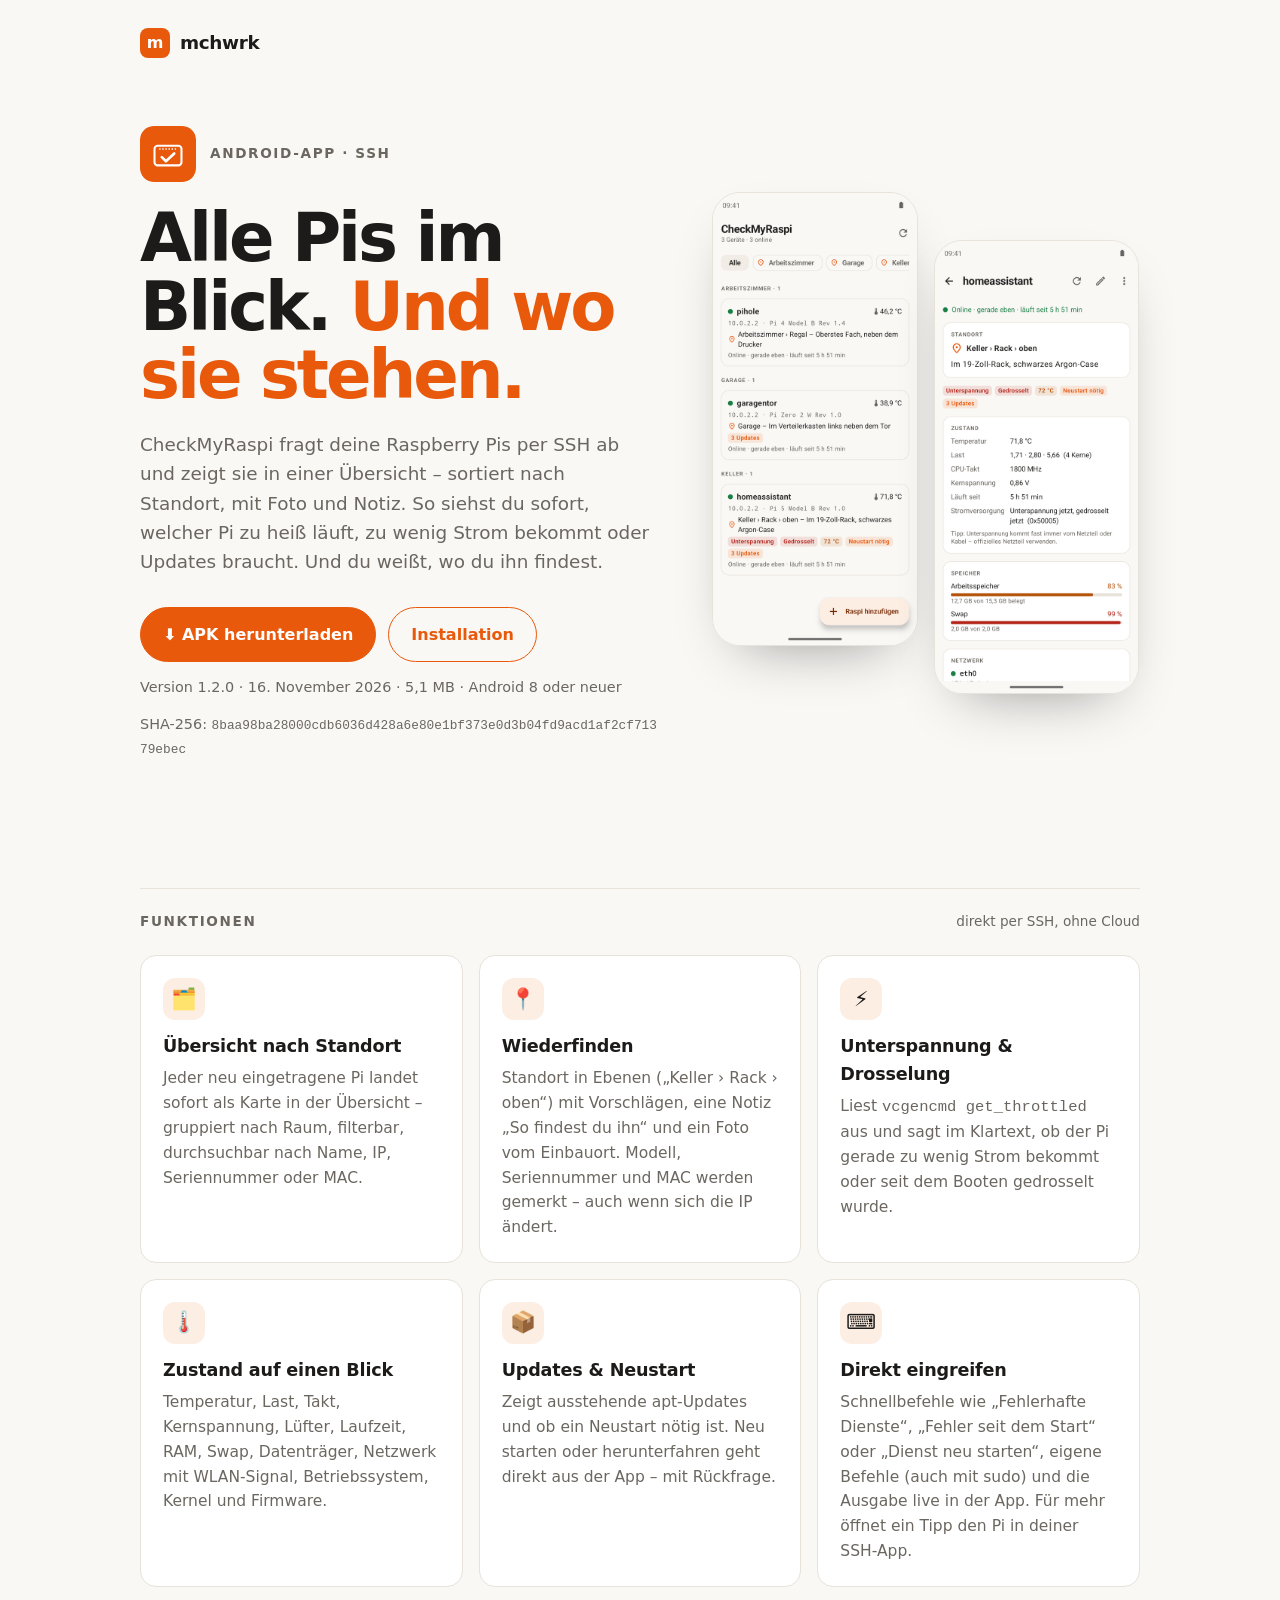
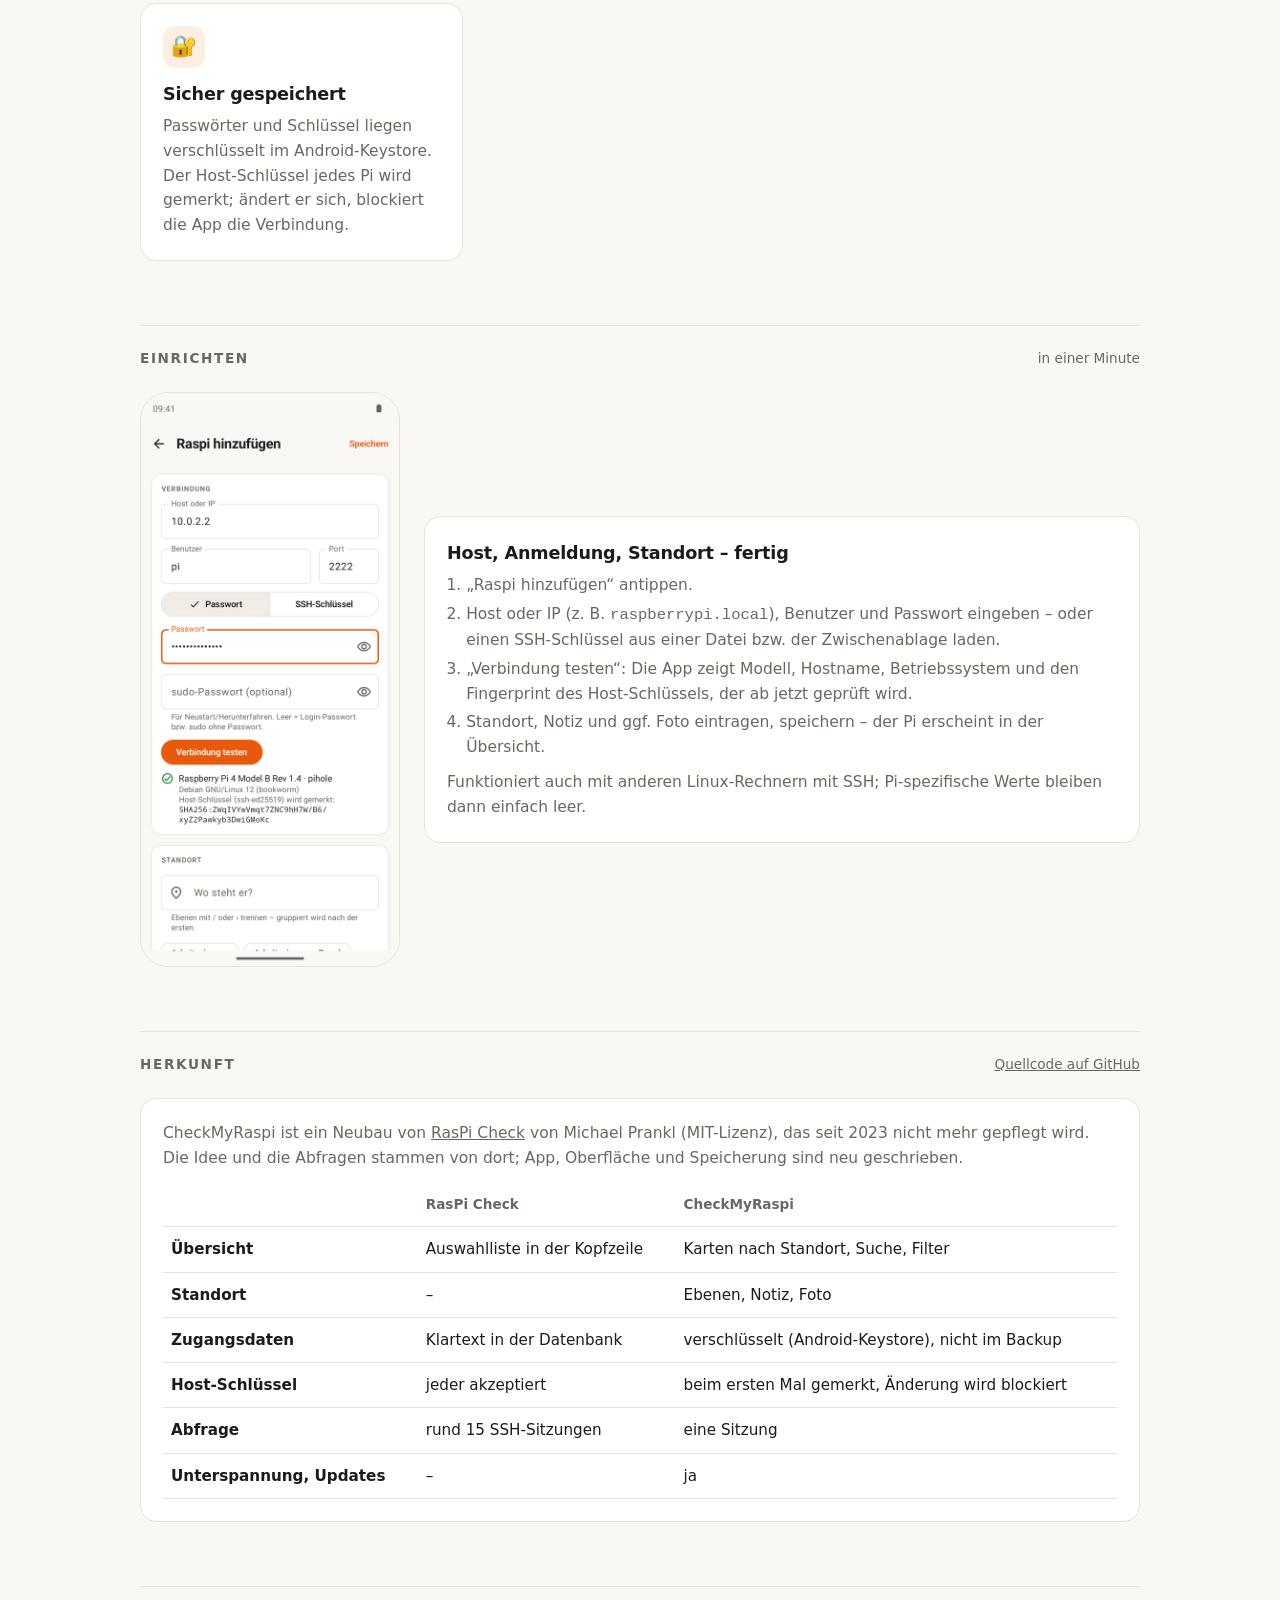
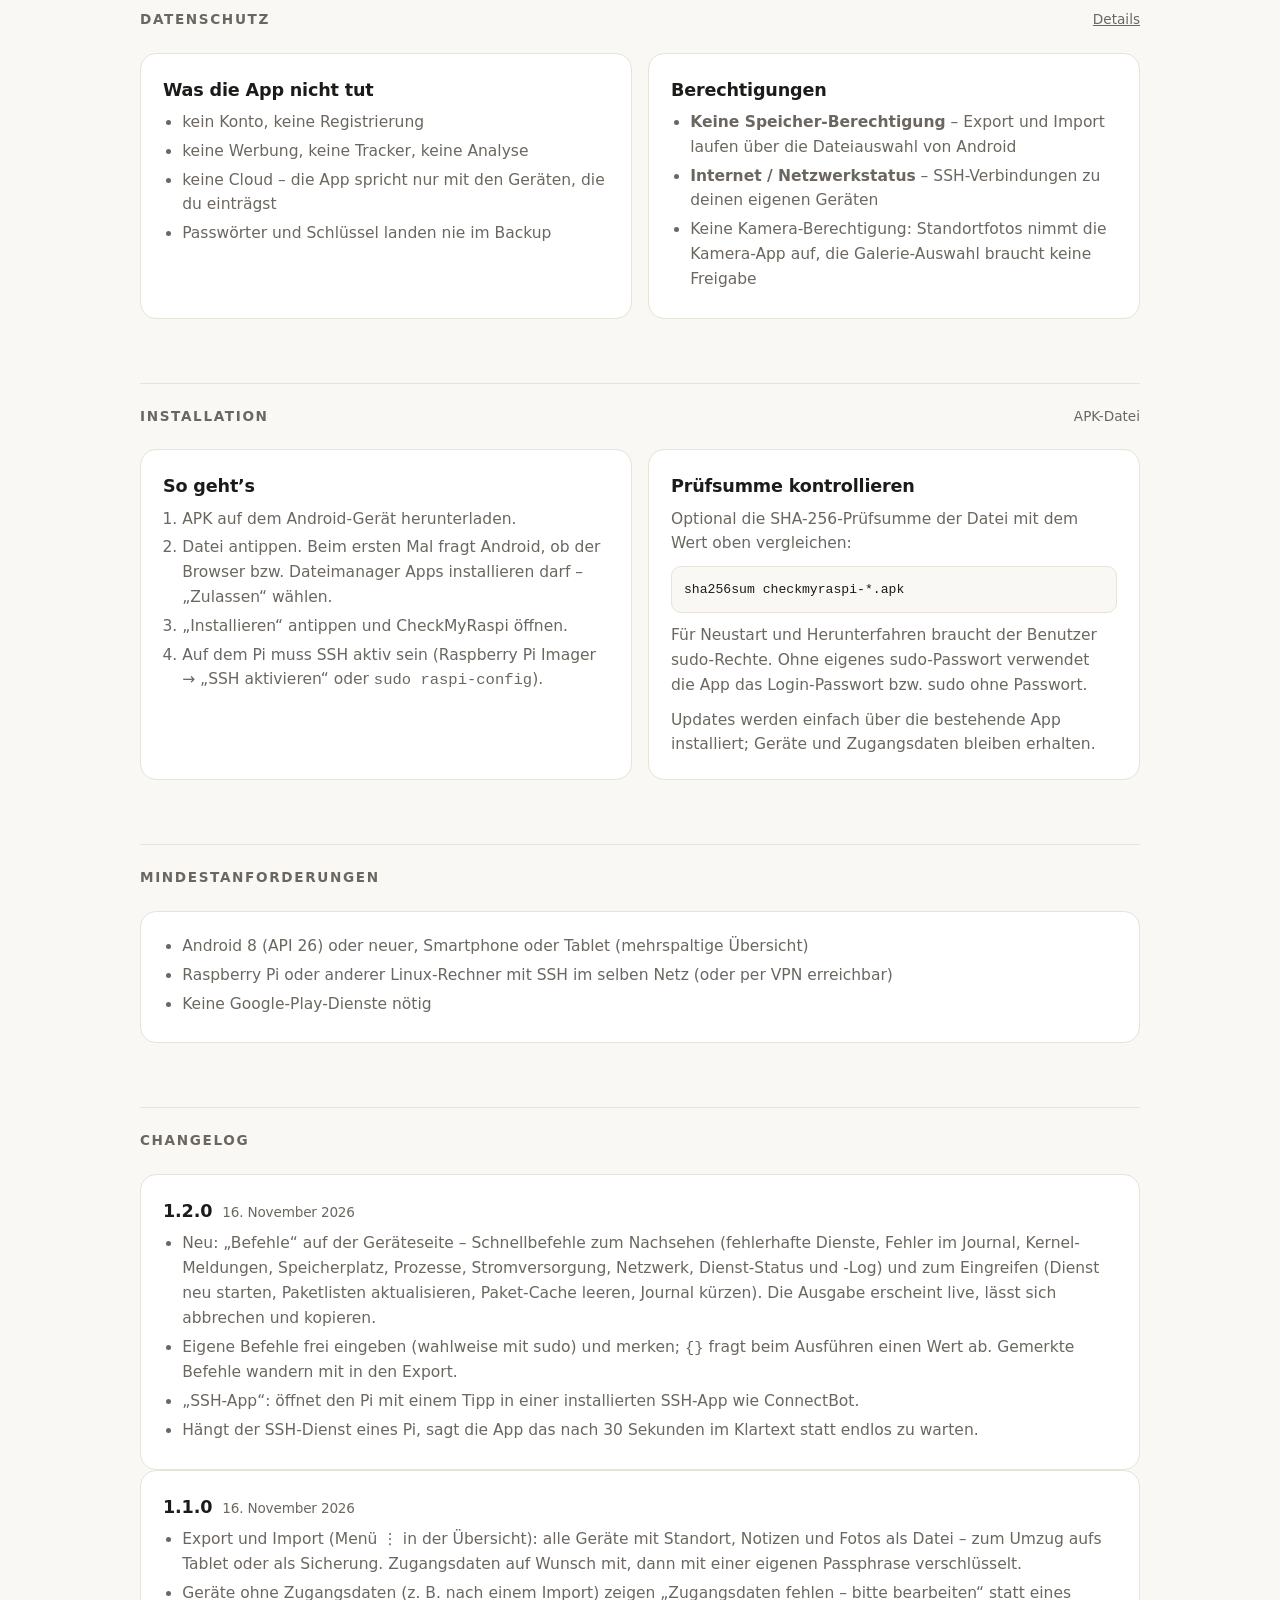
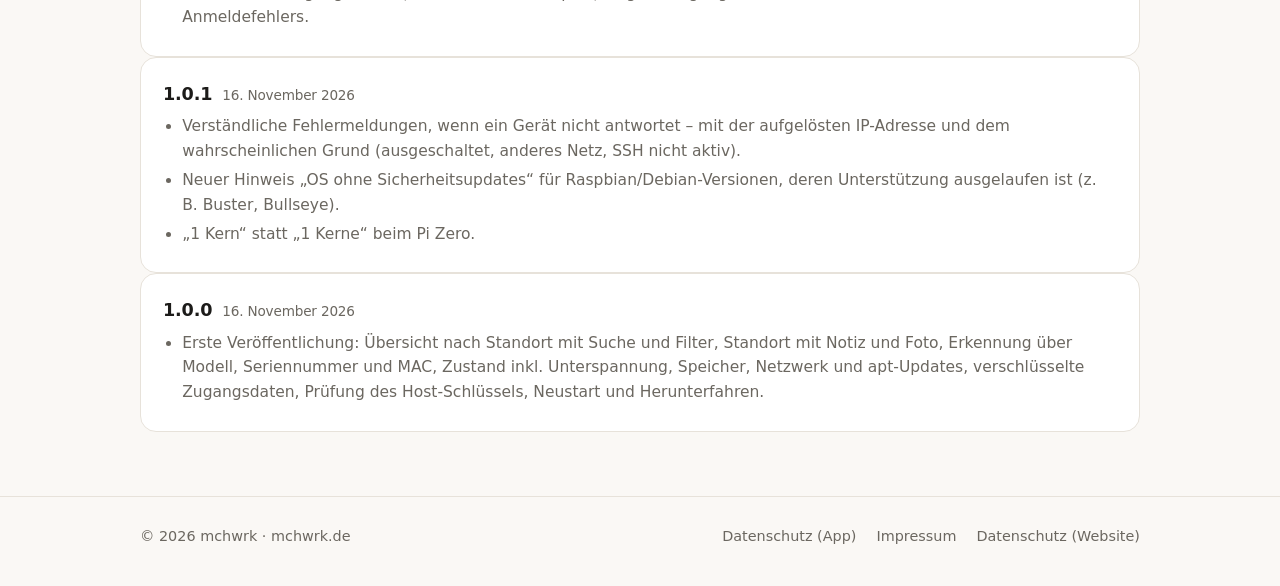
<file: website/index.html>
<!doctype html>
<html lang="de">
<head>
<meta charset="utf-8">
<meta name="viewport" content="width=device-width, initial-scale=1">
<title>CheckMyRaspi – Raspberry Pis im Blick, mit Standort</title>
<meta name="description" content="CheckMyRaspi zeigt alle deine Raspberry Pis in einer Übersicht – Temperatur, Unterspannung, Speicher, Updates – und merkt sich, wo jeder steht. Per SSH, ohne Cloud, ohne Konto.">
<meta name="theme-color" content="#e8590c">
<link rel="icon" href="assets/icon.svg" type="image/svg+xml">
<link rel="stylesheet" href="assets/style.css?v=1">
<meta property="og:title" content="CheckMyRaspi">
<meta property="og:description" content="Alle Raspberry Pis im Blick – und du weißt, wo sie stehen.">
<meta property="og:image" content="https://checkmyraspi.mchwrk.de/assets/screen-overview.png">
<style>
  .split { display: grid; grid-template-columns: minmax(0, 260px) 1fr; gap: 24px; align-items: center; }
  .split img { width: 100%; border-radius: 28px; border: 1px solid var(--line); }
  @media (max-width: 720px) { .split { grid-template-columns: 1fr; } .split img { max-width: 260px; margin: 0 auto; } }
  table { width: 100%; border-collapse: collapse; font-size: 0.95rem; }
  th, td { text-align: left; padding: 10px 8px; border-bottom: 1px solid var(--line); vertical-align: top; }
  th { color: var(--muted); font-weight: 600; font-size: 0.85rem; }
  td:first-child { font-weight: 600; }
  .tbl { overflow-x: auto; }
</style>
</head>
<body>

<header>
  <div class="wrap">
    <a class="brand" href="https://mchwrk.de"><span class="brand-mark">m</span>mchwrk</a>
  </div>
</header>

<main class="wrap">
  <section class="hero">
    <div>
      <div class="app-id"><img src="assets/icon.svg" alt=""><span>Android-App · SSH</span></div>
      <h1>Alle Pis im Blick. <em>Und wo sie stehen.</em></h1>
      <p class="lead">CheckMyRaspi fragt deine Raspberry Pis per SSH ab und zeigt sie in einer Übersicht – sortiert nach Standort, mit Foto und Notiz. So siehst du sofort, welcher Pi zu heiß läuft, zu wenig Strom bekommt oder Updates braucht. Und du weißt, wo du ihn findest.</p>
      <!-- release:begin -->
      <div class="cta">
        <a class="btn primary" href="downloads/checkmyraspi-1.2.0.apk" download>⬇ APK herunterladen</a>
        <a class="btn secondary" href="#installation">Installation</a>
      </div>
      <p class="meta">Version 1.2.0 · 16. November 2026 · 5,1 MB · Android 8 oder neuer</p>
      <p class="meta">SHA-256: <code class="hash">8baa98ba28000cdb6036d428a6e80e1bf373e0d3b04fd9acd1af2cf71379ebec</code></p>
      <!-- release:end -->
    </div>
    <div class="shots">
      <img src="assets/screen-overview.png" alt="Übersicht: Raspis gruppiert nach Büro, Garage und Keller, mit Temperatur, Standort und Hinweisen wie Unterspannung oder Updates" width="540" height="1200">
      <img src="assets/screen-detail.png" alt="Detailansicht eines Pi: Standort mit Notiz, Zustand mit Temperatur, Last, Takt, Kernspannung und Stromversorgung" width="540" height="1200">
    </div>
  </section>

  <section aria-labelledby="funktionen">
    <div class="section-head"><h2 id="funktionen">Funktionen</h2><small>direkt per SSH, ohne Cloud</small></div>
    <div class="grid">
      <div class="card"><div class="ico" aria-hidden="true">🗂️</div><h3>Übersicht nach Standort</h3>
        <p>Jeder neu eingetragene Pi landet sofort als Karte in der Übersicht – gruppiert nach Raum, filterbar, durchsuchbar nach Name, IP, Seriennummer oder MAC.</p></div>
      <div class="card"><div class="ico" aria-hidden="true">📍</div><h3>Wiederfinden</h3>
        <p>Standort in Ebenen („Keller › Rack › oben“) mit Vorschlägen, eine Notiz „So findest du ihn“ und ein Foto vom Einbauort. Modell, Seriennummer und MAC werden gemerkt – auch wenn sich die IP ändert.</p></div>
      <div class="card"><div class="ico" aria-hidden="true">⚡</div><h3>Unterspannung &amp; Drosselung</h3>
        <p>Liest <code>vcgencmd get_throttled</code> aus und sagt im Klartext, ob der Pi gerade zu wenig Strom bekommt oder seit dem Booten gedrosselt wurde.</p></div>
      <div class="card"><div class="ico" aria-hidden="true">🌡️</div><h3>Zustand auf einen Blick</h3>
        <p>Temperatur, Last, Takt, Kernspannung, Lüfter, Laufzeit, RAM, Swap, Datenträger, Netzwerk mit WLAN-Signal, Betriebssystem, Kernel und Firmware.</p></div>
      <div class="card"><div class="ico" aria-hidden="true">📦</div><h3>Updates &amp; Neustart</h3>
        <p>Zeigt ausstehende apt-Updates und ob ein Neustart nötig ist. Neu starten oder herunterfahren geht direkt aus der App – mit Rückfrage.</p></div>
      <div class="card"><div class="ico" aria-hidden="true">⌨️</div><h3>Direkt eingreifen</h3>
        <p>Schnellbefehle wie „Fehlerhafte Dienste“, „Fehler seit dem Start“ oder „Dienst neu starten“, eigene Befehle (auch mit sudo) und die Ausgabe live in der App. Für mehr öffnet ein Tipp den Pi in deiner SSH-App.</p></div>
      <div class="card"><div class="ico" aria-hidden="true">🔐</div><h3>Sicher gespeichert</h3>
        <p>Passwörter und Schlüssel liegen verschlüsselt im Android-Keystore. Der Host-Schlüssel jedes Pi wird gemerkt; ändert er sich, blockiert die App die Verbindung.</p></div>
    </div>
  </section>

  <section aria-labelledby="einrichten">
    <div class="section-head"><h2 id="einrichten">Einrichten</h2><small>in einer Minute</small></div>
    <div class="split">
      <img src="assets/screen-add.png" alt="Raspi hinzufügen: Host, Benutzer, Port, Passwort, Verbindungstest mit erkanntem Modell und Host-Schlüssel" width="540" height="1200">
      <div class="card"><h3>Host, Anmeldung, Standort – fertig</h3>
        <ol>
          <li>„Raspi hinzufügen“ antippen.</li>
          <li>Host oder IP (z. B. <code>raspberrypi.local</code>), Benutzer und Passwort eingeben – oder einen SSH-Schlüssel aus einer Datei bzw. der Zwischenablage laden.</li>
          <li>„Verbindung testen“: Die App zeigt Modell, Hostname, Betriebssystem und den Fingerprint des Host-Schlüssels, der ab jetzt geprüft wird.</li>
          <li>Standort, Notiz und ggf. Foto eintragen, speichern – der Pi erscheint in der Übersicht.</li>
        </ol>
        <p style="margin-top:10px">Funktioniert auch mit anderen Linux-Rechnern mit SSH; Pi-spezifische Werte bleiben dann einfach leer.</p></div>
    </div>
  </section>

  <section aria-labelledby="herkunft">
    <div class="section-head"><h2 id="herkunft">Herkunft</h2><small><a href="https://github.com/fotonaut/checkmyraspi">Quellcode auf GitHub</a></small></div>
    <div class="card">
      <p>CheckMyRaspi ist ein Neubau von <a href="https://github.com/eidottermihi/rpicheck">RasPi Check</a> von Michael Prankl (MIT-Lizenz), das seit 2023 nicht mehr gepflegt wird. Die Idee und die Abfragen stammen von dort; App, Oberfläche und Speicherung sind neu geschrieben.</p>
      <div class="tbl" style="margin-top:14px">
        <table>
          <tr><th></th><th>RasPi Check</th><th>CheckMyRaspi</th></tr>
          <tr><td>Übersicht</td><td>Auswahlliste in der Kopfzeile</td><td>Karten nach Standort, Suche, Filter</td></tr>
          <tr><td>Standort</td><td>–</td><td>Ebenen, Notiz, Foto</td></tr>
          <tr><td>Zugangsdaten</td><td>Klartext in der Datenbank</td><td>verschlüsselt (Android-Keystore), nicht im Backup</td></tr>
          <tr><td>Host-Schlüssel</td><td>jeder akzeptiert</td><td>beim ersten Mal gemerkt, Änderung wird blockiert</td></tr>
          <tr><td>Abfrage</td><td>rund 15 SSH-Sitzungen</td><td>eine Sitzung</td></tr>
          <tr><td>Unterspannung, Updates</td><td>–</td><td>ja</td></tr>
        </table>
      </div>
    </div>
  </section>

  <section aria-labelledby="datenschutz">
    <div class="section-head"><h2 id="datenschutz">Datenschutz</h2><small><a href="datenschutz.html">Details</a></small></div>
    <div class="two">
      <div class="card"><h3>Was die App nicht tut</h3>
        <ul><li>kein Konto, keine Registrierung</li><li>keine Werbung, keine Tracker, keine Analyse</li>
          <li>keine Cloud – die App spricht nur mit den Geräten, die du einträgst</li>
          <li>Passwörter und Schlüssel landen nie im Backup</li></ul></div>
      <div class="card"><h3>Berechtigungen</h3>
        <ul><li><strong>Keine Speicher-Berechtigung</strong> – Export und Import laufen über die Dateiauswahl von Android</li>
          <li><strong>Internet / Netzwerkstatus</strong> – SSH-Verbindungen zu deinen eigenen Geräten</li>
          <li>Keine Kamera-Berechtigung: Standortfotos nimmt die Kamera-App auf, die Galerie-Auswahl braucht keine Freigabe</li></ul></div>
    </div>
  </section>

  <section aria-labelledby="installation" id="installation">
    <div class="section-head"><h2>Installation</h2><small>APK-Datei</small></div>
    <div class="two">
      <div class="card"><h3>So geht’s</h3>
        <ol>
          <li>APK auf dem Android-Gerät herunterladen.</li>
          <li>Datei antippen. Beim ersten Mal fragt Android, ob der Browser bzw. Dateimanager Apps installieren darf – „Zulassen“ wählen.</li>
          <li>„Installieren“ antippen und CheckMyRaspi öffnen.</li>
          <li>Auf dem Pi muss SSH aktiv sein (Raspberry Pi Imager → „SSH aktivieren“ oder <code>sudo raspi-config</code>).</li>
        </ol></div>
      <div class="card"><h3>Prüfsumme kontrollieren</h3>
        <p>Optional die SHA-256-Prüfsumme der Datei mit dem Wert oben vergleichen:</p>
        <pre>sha256sum checkmyraspi-*.apk</pre>
        <p style="margin-top:10px">Für Neustart und Herunterfahren braucht der Benutzer sudo-Rechte. Ohne eigenes sudo-Passwort verwendet die App das Login-Passwort bzw. sudo ohne Passwort.</p>
        <p style="margin-top:10px">Updates werden einfach über die bestehende App installiert; Geräte und Zugangsdaten bleiben erhalten.</p></div>
    </div>
  </section>

  <section aria-labelledby="anforderungen">
    <div class="section-head"><h2 id="anforderungen">Mindestanforderungen</h2></div>
    <div class="card"><ul>
      <li>Android 8 (API 26) oder neuer, Smartphone oder Tablet (mehrspaltige Übersicht)</li>
      <li>Raspberry Pi oder anderer Linux-Rechner mit SSH im selben Netz (oder per VPN erreichbar)</li>
      <li>Keine Google-Play-Dienste nötig</li>
    </ul></div>
  </section>

  <section aria-labelledby="changelog">
    <div class="section-head"><h2 id="changelog">Changelog</h2></div>
    <div class="card release">
      <h3>1.2.0 <small>16. November 2026</small></h3>
      <ul>
        <li>Neu: „Befehle“ auf der Geräteseite – Schnellbefehle zum Nachsehen (fehlerhafte Dienste, Fehler im Journal, Kernel-Meldungen, Speicherplatz, Prozesse, Stromversorgung, Netzwerk, Dienst-Status und -Log) und zum Eingreifen (Dienst neu starten, Paketlisten aktualisieren, Paket-Cache leeren, Journal kürzen). Die Ausgabe erscheint live, lässt sich abbrechen und kopieren.</li>
        <li>Eigene Befehle frei eingeben (wahlweise mit sudo) und merken; <code>{}</code> fragt beim Ausführen einen Wert ab. Gemerkte Befehle wandern mit in den Export.</li>
        <li>„SSH-App“: öffnet den Pi mit einem Tipp in einer installierten SSH-App wie ConnectBot.</li>
        <li>Hängt der SSH-Dienst eines Pi, sagt die App das nach 30 Sekunden im Klartext statt endlos zu warten.</li>
      </ul>
    </div>
    <div class="card release">
      <h3>1.1.0 <small>16. November 2026</small></h3>
      <ul>
        <li>Export und Import (Menü ⋮ in der Übersicht): alle Geräte mit Standort, Notizen und Fotos als Datei – zum Umzug aufs Tablet oder als Sicherung. Zugangsdaten auf Wunsch mit, dann mit einer eigenen Passphrase verschlüsselt.</li>
        <li>Geräte ohne Zugangsdaten (z. B. nach einem Import) zeigen „Zugangsdaten fehlen – bitte bearbeiten“ statt eines Anmeldefehlers.</li>
      </ul>
    </div>
    <div class="card release">
      <h3>1.0.1 <small>16. November 2026</small></h3>
      <ul>
        <li>Verständliche Fehlermeldungen, wenn ein Gerät nicht antwortet – mit der aufgelösten IP-Adresse und dem wahrscheinlichen Grund (ausgeschaltet, anderes Netz, SSH nicht aktiv).</li>
        <li>Neuer Hinweis „OS ohne Sicherheitsupdates“ für Raspbian/Debian-Versionen, deren Unterstützung ausgelaufen ist (z. B. Buster, Bullseye).</li>
        <li>„1 Kern“ statt „1 Kerne“ beim Pi Zero.</li>
      </ul>
    </div>
    <div class="card release">
      <h3>1.0.0 <small>16. November 2026</small></h3>
      <ul>
        <li>Erste Veröffentlichung: Übersicht nach Standort mit Suche und Filter, Standort mit Notiz und Foto, Erkennung über Modell, Seriennummer und MAC, Zustand inkl. Unterspannung, Speicher, Netzwerk und apt-Updates, verschlüsselte Zugangsdaten, Prüfung des Host-Schlüssels, Neustart und Herunterfahren.</li>
      </ul>
    </div>
  </section>
</main>

<footer>
  <div class="wrap">
    <span>© 2026 mchwrk · <a href="https://mchwrk.de">mchwrk.de</a></span>
    <nav>
      <a href="datenschutz.html">Datenschutz (App)</a>
      <a href="https://mchwrk.de/impressum.html">Impressum</a>
      <a href="https://mchwrk.de/datenschutz.html">Datenschutz (Website)</a>
    </nav>
  </div>
</footer>
</body>
</html>
</file>
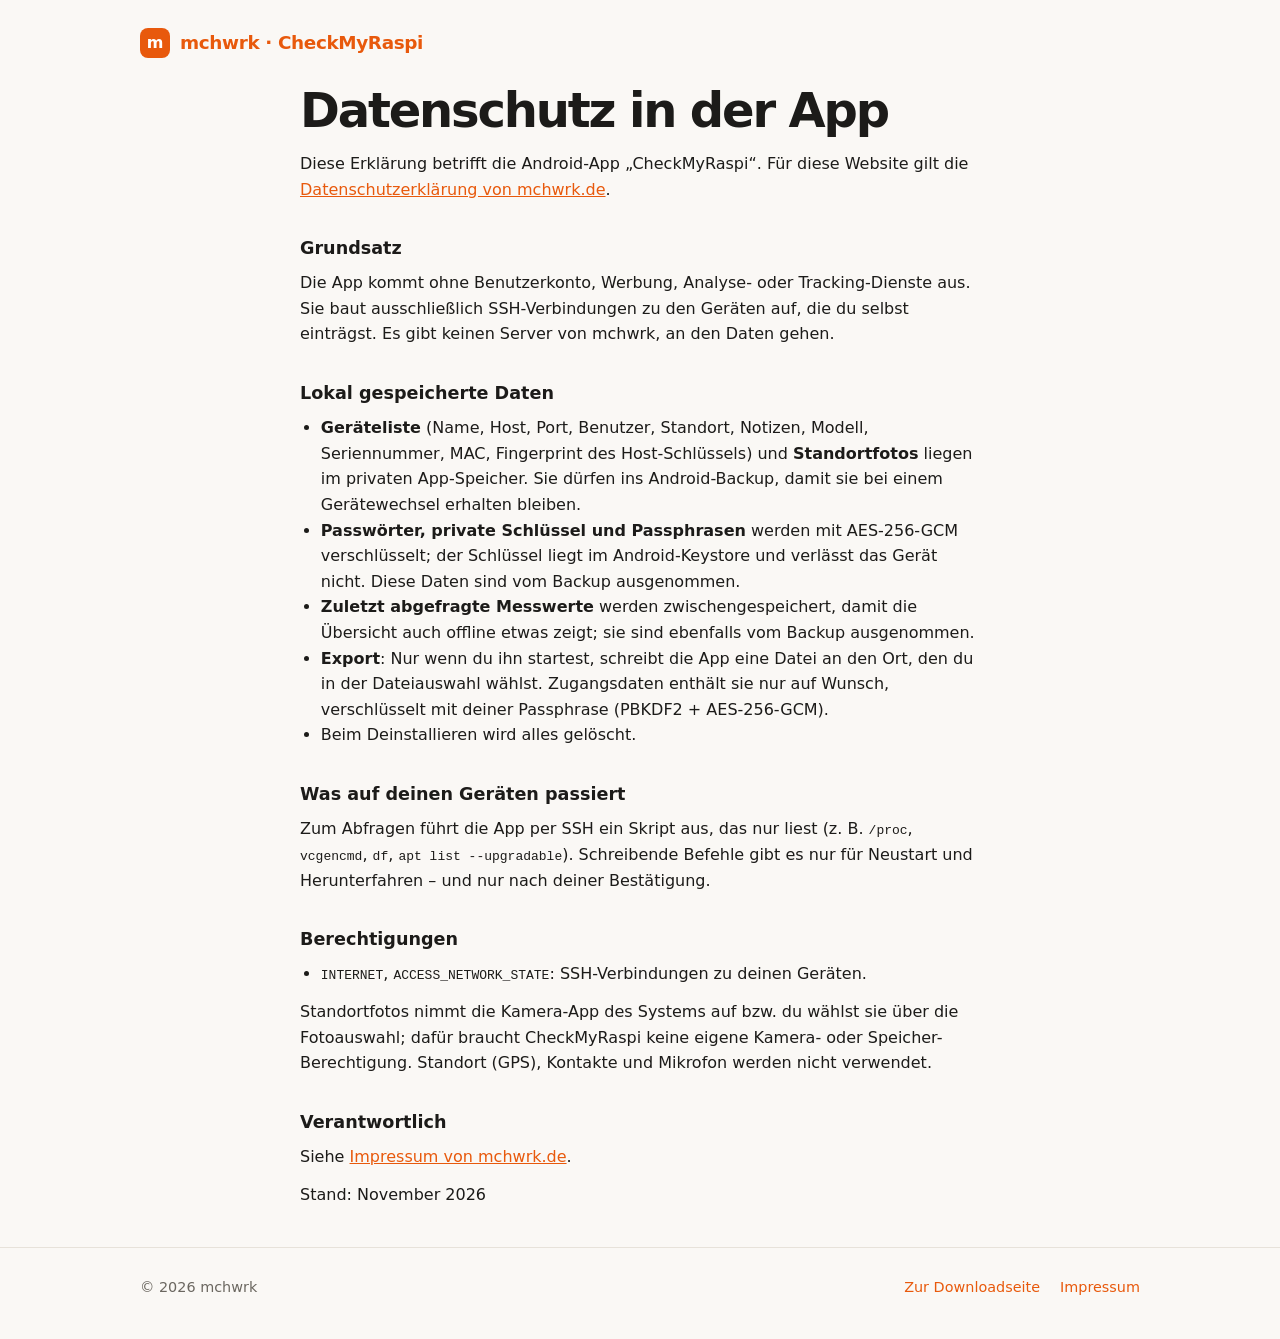
<file: website/datenschutz.html>
<!doctype html>
<html lang="de">
<head>
<meta charset="utf-8">
<meta name="viewport" content="width=device-width, initial-scale=1">
<title>Datenschutz – CheckMyRaspi</title>
<link rel="icon" href="assets/icon.svg" type="image/svg+xml">
<link rel="stylesheet" href="assets/style.css?v=1">
</head>
<body class="legal">
<header><div class="wrap"><a class="brand" href="./"><span class="brand-mark">m</span>mchwrk · CheckMyRaspi</a></div></header>
<main class="wrap">
  <h1>Datenschutz in der App</h1>
  <p>Diese Erklärung betrifft die Android-App „CheckMyRaspi“. Für diese Website gilt die <a href="https://mchwrk.de/datenschutz.html">Datenschutzerklärung von mchwrk.de</a>.</p>

  <h2>Grundsatz</h2>
  <p>Die App kommt ohne Benutzerkonto, Werbung, Analyse- oder Tracking-Dienste aus. Sie baut ausschließlich SSH-Verbindungen zu den Geräten auf, die du selbst einträgst. Es gibt keinen Server von mchwrk, an den Daten gehen.</p>

  <h2>Lokal gespeicherte Daten</h2>
  <ul>
    <li><strong>Geräteliste</strong> (Name, Host, Port, Benutzer, Standort, Notizen, Modell, Seriennummer, MAC, Fingerprint des Host-Schlüssels) und <strong>Standortfotos</strong> liegen im privaten App-Speicher. Sie dürfen ins Android-Backup, damit sie bei einem Gerätewechsel erhalten bleiben.</li>
    <li><strong>Passwörter, private Schlüssel und Passphrasen</strong> werden mit AES-256-GCM verschlüsselt; der Schlüssel liegt im Android-Keystore und verlässt das Gerät nicht. Diese Daten sind vom Backup ausgenommen.</li>
    <li><strong>Zuletzt abgefragte Messwerte</strong> werden zwischengespeichert, damit die Übersicht auch offline etwas zeigt; sie sind ebenfalls vom Backup ausgenommen.</li>
    <li><strong>Export</strong>: Nur wenn du ihn startest, schreibt die App eine Datei an den Ort, den du in der Dateiauswahl wählst. Zugangsdaten enthält sie nur auf Wunsch, verschlüsselt mit deiner Passphrase (PBKDF2 + AES-256-GCM).</li>
    <li>Beim Deinstallieren wird alles gelöscht.</li>
  </ul>

  <h2>Was auf deinen Geräten passiert</h2>
  <p>Zum Abfragen führt die App per SSH ein Skript aus, das nur liest (z. B. <code>/proc</code>, <code>vcgencmd</code>, <code>df</code>, <code>apt list --upgradable</code>). Schreibende Befehle gibt es nur für Neustart und Herunterfahren – und nur nach deiner Bestätigung.</p>

  <h2>Berechtigungen</h2>
  <ul>
    <li><code>INTERNET</code>, <code>ACCESS_NETWORK_STATE</code>: SSH-Verbindungen zu deinen Geräten.</li>
  </ul>
  <p>Standortfotos nimmt die Kamera-App des Systems auf bzw. du wählst sie über die Fotoauswahl; dafür braucht CheckMyRaspi keine eigene Kamera- oder Speicher-Berechtigung. Standort (GPS), Kontakte und Mikrofon werden nicht verwendet.</p>

  <h2>Verantwortlich</h2>
  <p>Siehe <a href="https://mchwrk.de/impressum.html">Impressum von mchwrk.de</a>.</p>
  <p class="muted">Stand: November 2026</p>
</main>
<footer><div class="wrap"><span>© 2026 mchwrk</span><nav><a href="./">Zur Downloadseite</a><a href="https://mchwrk.de/impressum.html">Impressum</a></nav></div></footer>
</body>
</html>
</file>
<file: website/assets/style.css>
:root {
  --bg: #faf8f5; --surface: #ffffff; --text: #1c1b19; --muted: #6b6760; --line: #e7e2da;
  --accent: #e8590c; --accent-soft: #fdeee4; --good: #1a7f45; --radius: 16px;
  --mono: ui-monospace, "SF Mono", Menlo, Consolas, monospace;
}
@media (prefers-color-scheme: dark) {
  :root { --bg: #141312; --surface: #1d1c1a; --text: #f2efea; --muted: #a29d94; --line: #2f2d2a;
    --accent: #ff7a33; --accent-soft: #2e1e14; --good: #6ee3a0; }
}
* { box-sizing: border-box; margin: 0; padding: 0; }
html { -webkit-text-size-adjust: 100%; }
body { background: var(--bg); color: var(--text); font-family: system-ui, -apple-system, "Segoe UI", Roboto, sans-serif;
  line-height: 1.6; -webkit-font-smoothing: antialiased; }
a { color: inherit; }
img { max-width: 100%; height: auto; display: block; }
.wrap { max-width: 1040px; margin: 0 auto; padding: 0 20px; }
header { padding: 28px 0; }
.brand { display: inline-flex; align-items: center; gap: 10px; font-weight: 800; font-size: 1.15rem; letter-spacing: -0.02em; text-decoration: none; }
.brand-mark { width: 30px; height: 30px; border-radius: 8px; background: var(--accent); color: #fff; display: grid; place-items: center; font-size: 1rem; }

.hero { display: grid; grid-template-columns: 1.1fr 0.9fr; gap: 48px; align-items: center; padding: 40px 0 64px; }
.app-id { display: flex; align-items: center; gap: 14px; margin-bottom: 22px; }
.app-id img { width: 56px; height: 56px; border-radius: 14px; }
.app-id span { font-size: 0.85rem; text-transform: uppercase; letter-spacing: 0.12em; color: var(--muted); font-weight: 600; }
h1 { font-size: clamp(2.4rem, 6.5vw, 4.2rem); line-height: 1.02; letter-spacing: -0.045em; font-weight: 800; }
h1 em { font-style: normal; color: var(--accent); }
.lead { margin-top: 20px; font-size: 1.15rem; color: var(--muted); max-width: 44ch; }
.cta { margin-top: 30px; display: flex; flex-wrap: wrap; gap: 12px; align-items: center; }
.btn { display: inline-flex; align-items: center; gap: 10px; padding: 14px 22px; border-radius: 99px; font-weight: 700;
  text-decoration: none; border: 1px solid var(--accent); transition: transform .15s ease; }
.btn.primary { background: var(--accent); color: #fff; }
.btn.secondary { color: var(--accent); }
.btn:hover { transform: translateY(-2px); }
.meta { margin-top: 14px; font-size: 0.9rem; color: var(--muted); }
.meta code, .hash { font-family: var(--mono); font-size: 0.8rem; word-break: break-all; }
.shots { display: flex; gap: 16px; justify-content: center; align-items: flex-start; }
.shots img { width: 48%; max-width: 260px; border-radius: 28px; border: 1px solid var(--line); box-shadow: 0 24px 60px -30px rgba(0,0,0,.45); }
.shots img:nth-child(2) { margin-top: 48px; }

.section-head { display: flex; justify-content: space-between; align-items: baseline; border-top: 1px solid var(--line); padding-top: 22px; margin: 0 0 22px; }
.section-head h2 { font-size: 0.85rem; text-transform: uppercase; letter-spacing: 0.12em; color: var(--muted); font-weight: 600; }
.section-head small { color: var(--muted); font-size: 0.85rem; }
section { margin-bottom: 64px; }
.grid { display: grid; grid-template-columns: repeat(auto-fill, minmax(260px, 1fr)); gap: 16px; }
.card { background: var(--surface); border: 1px solid var(--line); border-radius: var(--radius); padding: 22px; }
.card .ico { width: 42px; height: 42px; border-radius: 12px; background: var(--accent-soft); display: grid; place-items: center; font-size: 1.3rem; margin-bottom: 12px; }
.card h3 { font-size: 1.1rem; letter-spacing: -0.01em; margin-bottom: 6px; }
.card p, .card li { color: var(--muted); font-size: 0.97rem; }
.card ul, .card ol { padding-left: 1.2em; }
.card li { margin-bottom: 4px; }
.two { display: grid; grid-template-columns: 1fr 1fr; gap: 16px; }
.release h3 { display: flex; gap: 10px; align-items: baseline; }
.release h3 small { color: var(--muted); font-weight: 500; font-size: 0.85rem; }
.ok { color: var(--good); font-weight: 600; }
pre { font-family: var(--mono); font-size: 0.82rem; background: var(--bg); border: 1px solid var(--line); border-radius: 10px; padding: 12px; overflow-x: auto; margin-top: 10px; }

footer { margin-top: 40px; border-top: 1px solid var(--line); padding: 28px 0 40px; color: var(--muted); font-size: 0.9rem; }
footer .wrap { display: flex; flex-wrap: wrap; justify-content: space-between; gap: 12px; }
footer nav { display: flex; gap: 20px; flex-wrap: wrap; }
footer a { text-decoration: none; }
footer a:hover { color: var(--text); }

.legal main { max-width: 720px; }
.legal h1 { font-size: clamp(2rem, 6vw, 3rem); margin-bottom: 16px; }
.legal h2 { font-size: 1.1rem; margin: 32px 0 8px; }
.legal p, .legal ul { margin-bottom: 12px; }
.legal ul { padding-left: 1.3em; }
.legal a { color: var(--accent); }

@media (max-width: 820px) {
  .hero { grid-template-columns: 1fr; gap: 36px; padding-top: 16px; }
  .two { grid-template-columns: 1fr; }
}
@media (prefers-reduced-motion: reduce) { .btn { transition: none; } .btn:hover { transform: none; } }
</file>
